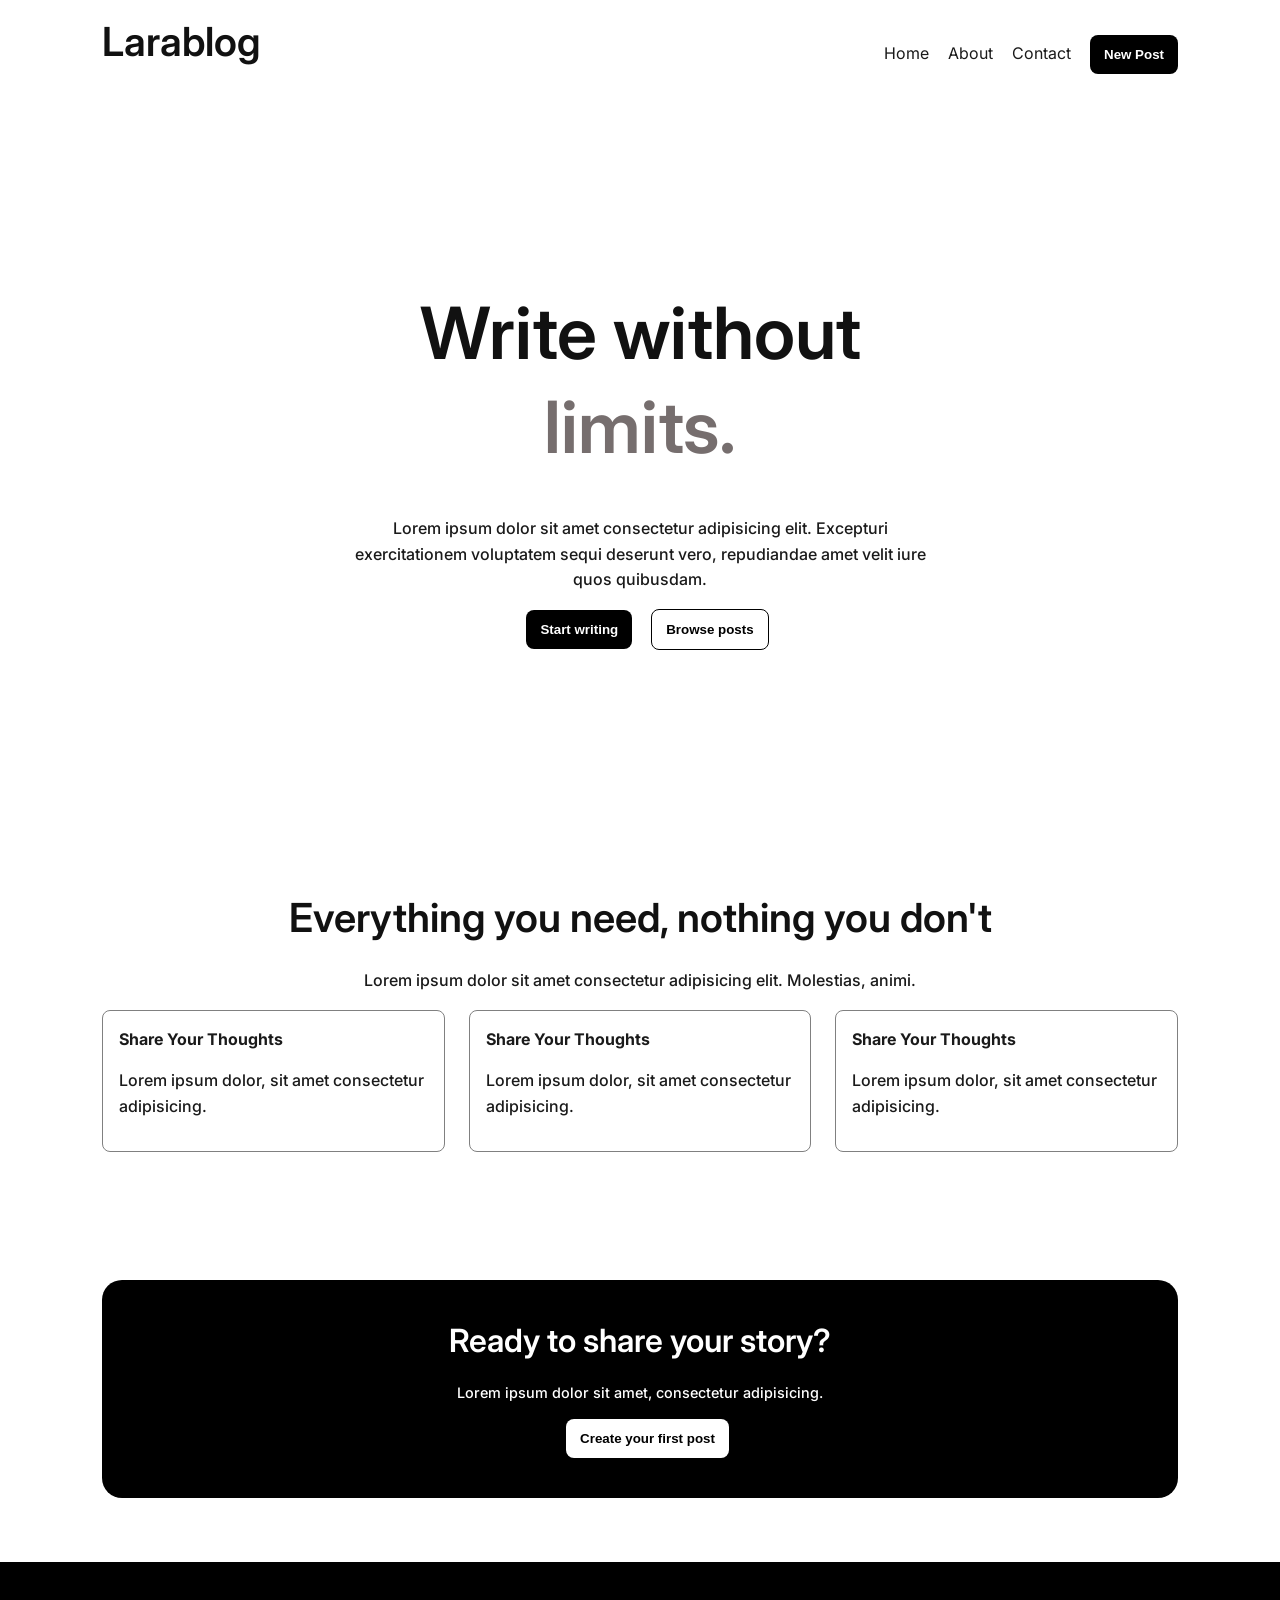
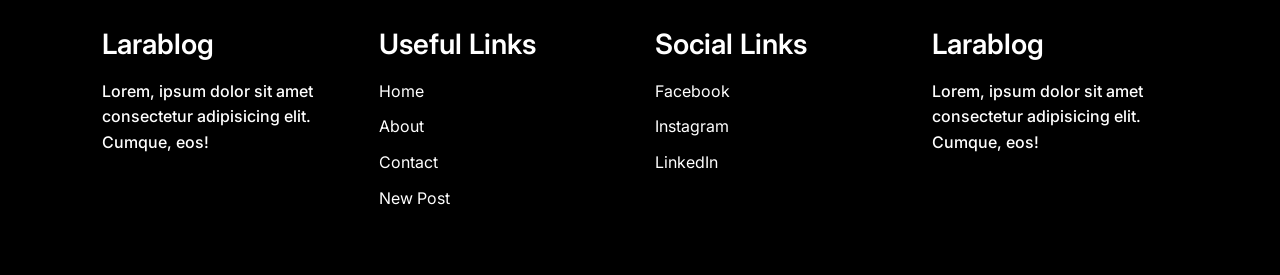
<file: index.html>
<!doctype html>
<html lang="en">
  <head>
    <meta charset="UTF-8" />
    <meta name="viewport" content="width=device-width, initial-scale=1.0" />
    <title>Practice</title>
    <link rel="stylesheet" href="./style.css" />
  </head>
  <body>
    <header>
      <div class="container">
        <nav class="navbar">
          <h1>Larablog</h1>

          <div class="navbar__items">
            <a href="./index.html">Home</a>
            <a href="./about.html">About</a>
            <a href="./contact.html">Contact</a>
            <button class="btn btn-primary">New Post</button>
          </div>
        </nav>
      </div>
    </header>

    <main>
      <section class="hero">
        <div class="container">
          <div class="wrapper">
            <div class="text-center">
              <h1>
                Write without <br /><span class="hero__tagline">limits.</span>
              </h1>
              <p>
                Lorem ipsum dolor sit amet consectetur adipisicing elit.
                Excepturi exercitationem voluptatem sequi deserunt vero,
                repudiandae amet velit iure quos quibusdam.
              </p>

              <button class="btn btn-primary">Start writing</button>
              <button class="btn btn-outline">Browse posts</button>
            </div>
          </div>
        </div>
      </section>

      <section class="section__one spacing">
        <div class="container">
          <div class="wrapper">
            <div class="text-center">
              <h1>Everything you need, nothing you don't</h1>
              <p>
                Lorem ipsum dolor sit amet consectetur adipisicing elit.
                Molestias, animi.
              </p>
            </div>

            <div class="card__wrapper">
              <div class="card">
                <div class="card__details">
                  <p><strong>Share Your Thoughts</strong></p>
                  <p>Lorem ipsum dolor, sit amet consectetur adipisicing.</p>
                </div>
              </div>

              <div class="card">
                <div class="card__details">
                  <p><strong>Share Your Thoughts</strong></p>
                  <p>Lorem ipsum dolor, sit amet consectetur adipisicing.</p>
                </div>
              </div>

              <div class="card">
                <div class="card__details">
                  <p><strong>Share Your Thoughts</strong></p>
                  <p>Lorem ipsum dolor, sit amet consectetur adipisicing.</p>
                </div>
              </div>
            </div>
          </div>
        </div>
      </section>

      <section class="section__two spacing">
        <div class="container">
          <div class="wrapper">
            <div class="text-center">
              <h2>Ready to share your story?</h2>
              <p>Lorem ipsum dolor sit amet, consectetur adipisicing.</p>

              <button class="btn btn-secondary">Create your first post</button>
            </div>
          </div>
        </div>
      </section>

      <footer class="footer spacing">
        <div class="container">
          <div class="footer__wrapper">
            <div class="footer__items">
              <h3>Larablog</h3>

              <div class="footer__content">
                <p>
                  Lorem, ipsum dolor sit amet consectetur adipisicing elit.
                  Cumque, eos!
                </p>
              </div>
            </div>

            <div class="footer__items">
              <h3>Useful Links</h3>

              <div class="footer__content">
                <a href="#">Home</a>
                <a href="#">About</a>
                <a href="#">Contact</a>
                <a href="#">New Post</a>
              </div>
            </div>

            <div class="footer__items">
              <h3>Social Links</h3>

              <div class="footer__content">
                <a href="#">Facebook</a>
                <a href="#">Instagram</a>
                <a href="#">LinkedIn</a>
              </div>
            </div>

            <div class="footer__items">
              <h3>Larablog</h3>

              <div class="footer__content">
                <p>
                  Lorem, ipsum dolor sit amet consectetur adipisicing elit.
                  Cumque, eos!
                </p>
              </div>
            </div>
          </div>
        </div>
      </footer>
    </main>
  </body>
</html>
</file>
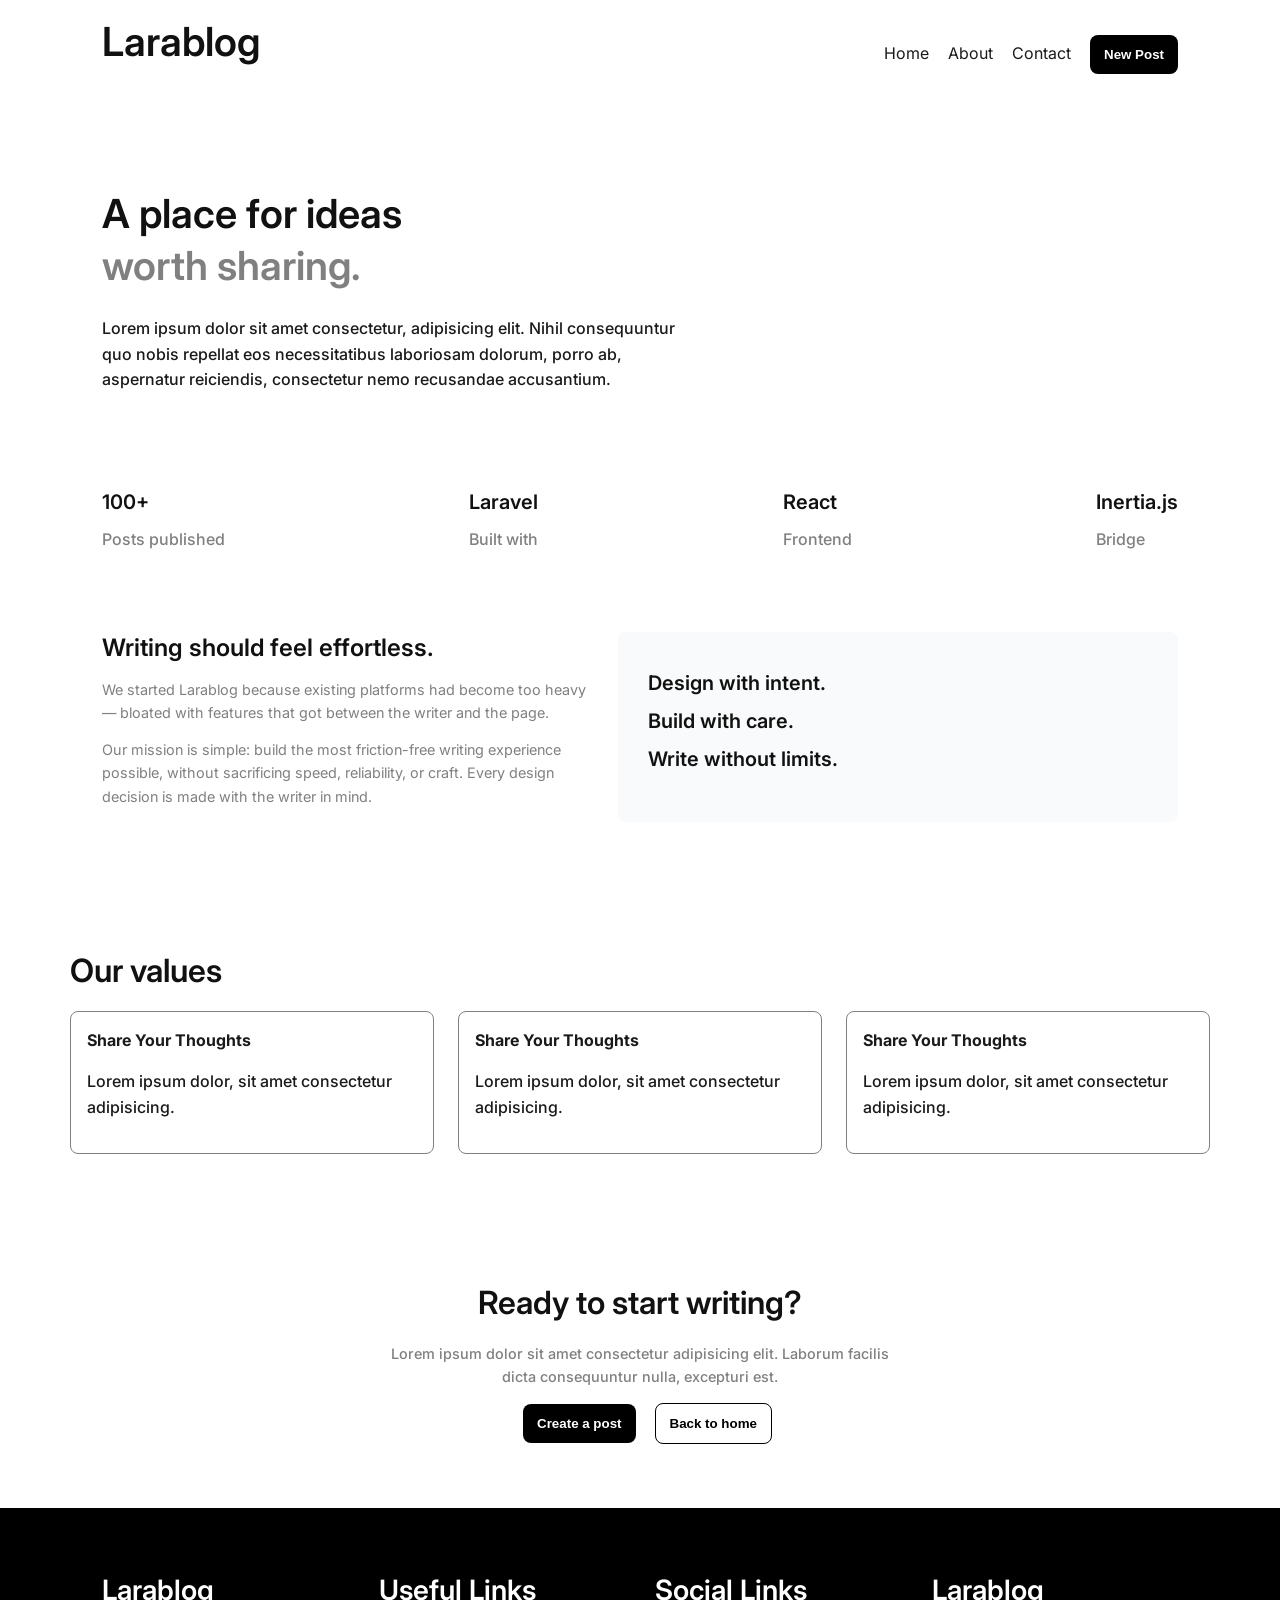
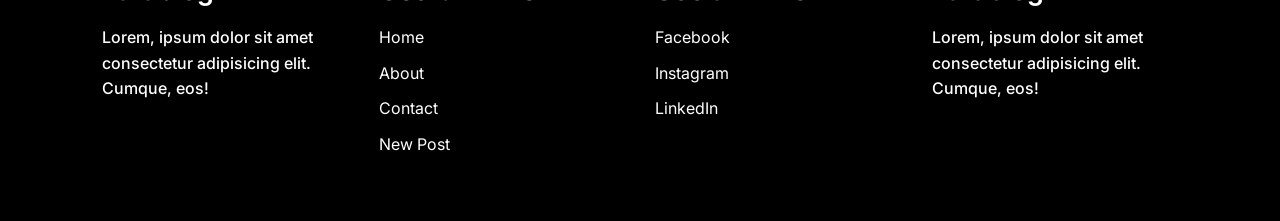
<file: about.html>
<!doctype html>
<html lang="en">
  <head>
    <meta charset="UTF-8" />
    <meta name="viewport" content="width=device-width, initial-scale=1.0" />
    <title>Practice</title>
    <link rel="stylesheet" href="./style.css" />
  </head>
  <body>
    <header>
      <div class="container">
        <nav class="navbar">
          <h1>Larablog</h1>

          <div class="navbar__items">
            <a href="./index.html">Home</a>
            <a href="./about.html">About</a>
            <a href="./contact.html">Contact</a>
            <button class="btn btn-primary">New Post</button>
          </div>
        </nav>
      </div>
    </header>

    <main>
      <section class="about">
        <div class="container">
          <div class="wrapper">
            <h1>
              A place for ideas <br />
              <span class="about__tagline">worth sharing.</span>
            </h1>
            <p>
              Lorem ipsum dolor sit amet consectetur, adipisicing elit. Nihil
              consequuntur quo nobis repellat eos necessitatibus laboriosam
              dolorum, porro ab, aspernatur reiciendis, consectetur nemo
              recusandae accusantium.
            </p>
          </div>
        </div>
      </section>

      <section class="stats">
        <div class="container">
          <div class="stats__wrapper">
            <div class="stats__items">
              <h5>100+</h5>
              <p>Posts published</p>
            </div>

            <div class="stats__items">
              <h5>Laravel</h5>
              <p>Built with</p>
            </div>

            <div class="stats__items">
              <h5>React</h5>
              <p>Frontend</p>
            </div>

            <div class="stats__items">
              <h5>Inertia.js</h5>
              <p>Bridge</p>
            </div>
          </div>
        </div>
      </section>

      <section class="about-section__one spacing">
        <div class="container">
          <div class="about__wrapper">
            <div class="about__left">
              <h4>Writing should feel effortless.</h4>
              <p>
                We started Larablog because existing platforms had become too
                heavy — bloated with features that got between the writer and
                the page.
              </p>
              <p>
                Our mission is simple: build the most friction-free writing
                experience possible, without sacrificing speed, reliability, or
                craft. Every design decision is made with the writer in mind.
              </p>
            </div>
            <div class="about__items about__right">
              <h5>Design with intent.</h5>
              <h5>Build with care.</h5>
              <h5>Write without limits.</h5>
            </div>
          </div>
        </div>
      </section>

      <section>
        <div class="container spacing">
          <div class="wrapper">
            <h2>Our values</h2>

            <div class="card__wrapper">
              <div class="card">
                <div class="card__details">
                  <p><strong>Share Your Thoughts</strong></p>
                  <p>Lorem ipsum dolor, sit amet consectetur adipisicing.</p>
                </div>
              </div>

              <div class="card">
                <div class="card__details">
                  <p><strong>Share Your Thoughts</strong></p>
                  <p>Lorem ipsum dolor, sit amet consectetur adipisicing.</p>
                </div>
              </div>

              <div class="card">
                <div class="card__details">
                  <p><strong>Share Your Thoughts</strong></p>
                  <p>Lorem ipsum dolor, sit amet consectetur adipisicing.</p>
                </div>
              </div>
            </div>
          </div>
        </div>
      </section>

      <section class="about-section__three spacing">
        <div class="container">
          <div class="wrapper">
            <div class="text-center">
              <h2>Ready to start writing?</h2>
              <p>
                Lorem ipsum dolor sit amet consectetur adipisicing elit. Laborum
                facilis dicta consequuntur nulla, excepturi est.
              </p>

              <button class="btn btn-primary">Create a post</button>
              <button class="btn btn-outline">Back to home</button>
            </div>
          </div>
        </div>
      </section>

      <footer class="footer spacing">
        <div class="container">
          <div class="footer__wrapper">
            <div class="footer__items">
              <h3>Larablog</h3>

              <div class="footer__content">
                <p>
                  Lorem, ipsum dolor sit amet consectetur adipisicing elit.
                  Cumque, eos!
                </p>
              </div>
            </div>

            <div class="footer__items">
              <h3>Useful Links</h3>

              <div class="footer__content">
                <a href="#">Home</a>
                <a href="#">About</a>
                <a href="#">Contact</a>
                <a href="#">New Post</a>
              </div>
            </div>

            <div class="footer__items">
              <h3>Social Links</h3>

              <div class="footer__content">
                <a href="#">Facebook</a>
                <a href="#">Instagram</a>
                <a href="#">LinkedIn</a>
              </div>
            </div>

            <div class="footer__items">
              <h3>Larablog</h3>

              <div class="footer__content">
                <p>
                  Lorem, ipsum dolor sit amet consectetur adipisicing elit.
                  Cumque, eos!
                </p>
              </div>
            </div>
          </div>
        </div>
      </footer>
    </main>
  </body>
</html>
</file>
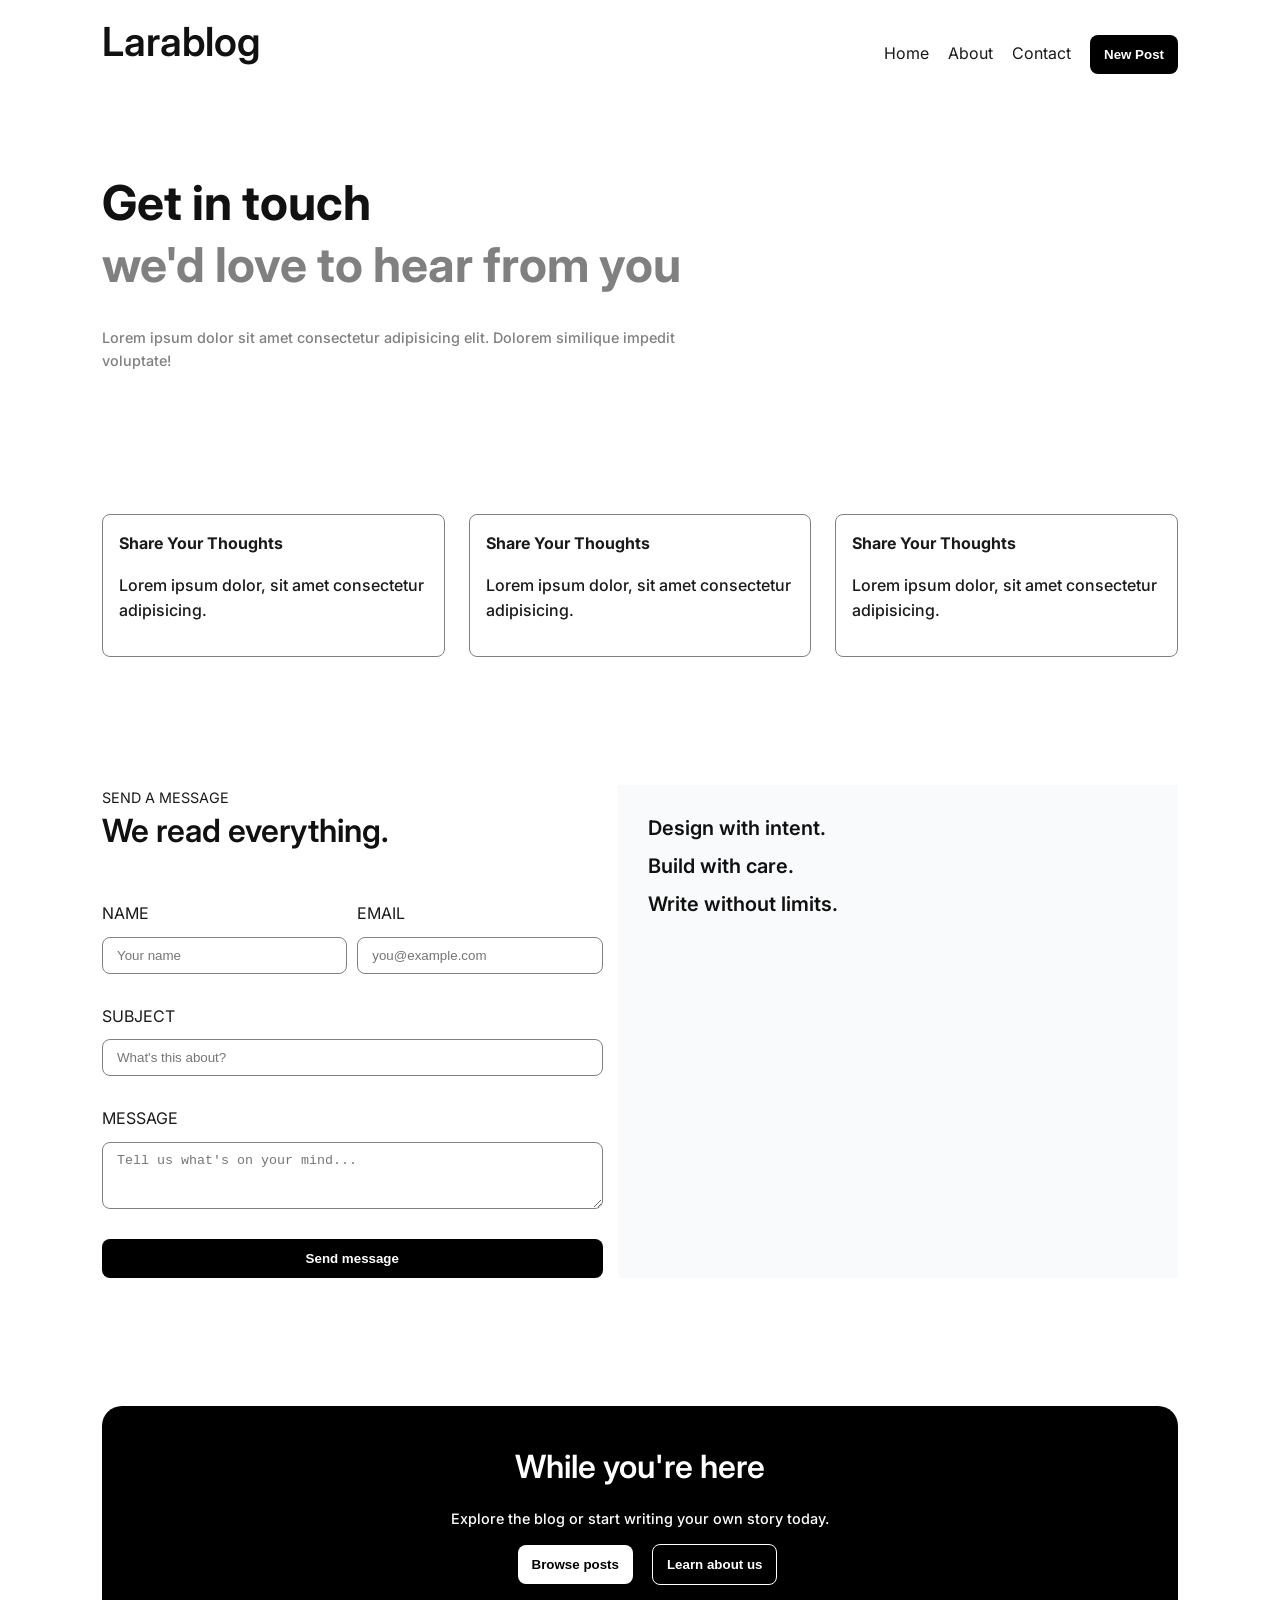
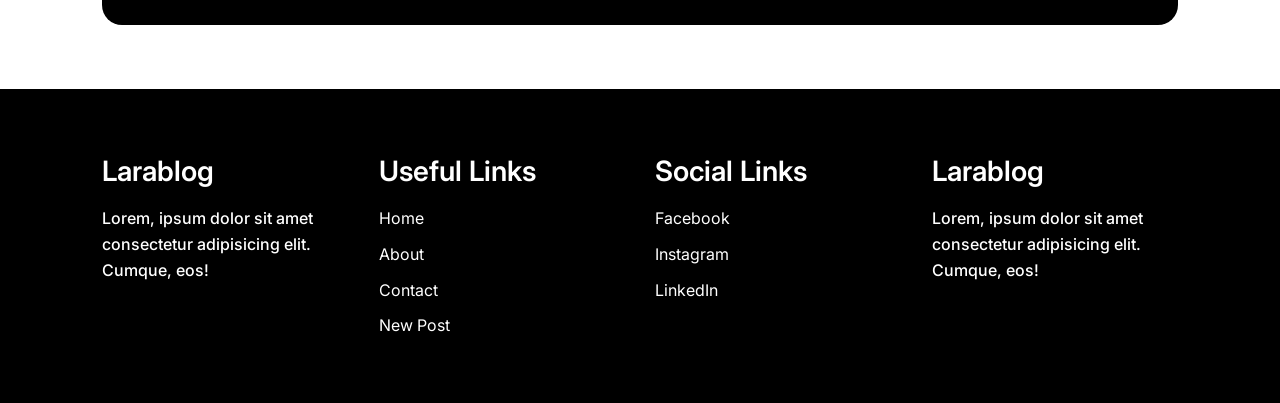
<file: contact.html>
<!doctype html>
<html lang="en">
  <head>
    <meta charset="UTF-8" />
    <meta name="viewport" content="width=device-width, initial-scale=1.0" />
    <title>Practice</title>
    <link rel="stylesheet" href="./style.css" />
  </head>
  <body>
    <header>
      <div class="container">
        <nav class="navbar">
          <h1>Larablog</h1>

          <div class="navbar__items">
            <a href="./index.html">Home</a>
            <a href="./about.html">About</a>
            <a href="./contact.html">Contact</a>
            <button class="btn btn-primary">New Post</button>
          </div>
        </nav>
      </div>
    </header>

    <main>
      <section class="contact__hero spacing">
        <div class="container">
          <div class="wrapper">
            <h1>
              Get in touch <br />
              <span class="contact__tagline">we'd love to hear from you</span>
            </h1>
            <p>
              Lorem ipsum dolor sit amet consectetur adipisicing elit. Dolorem
              similique impedit voluptate!
            </p>
          </div>
        </div>
      </section>

      <section class="spacing">
        <div class="container">
          <div class="wrapper">
            <div class="card__wrapper">
              <div class="card">
                <div class="card__details">
                  <p><strong>Share Your Thoughts</strong></p>
                  <p>Lorem ipsum dolor, sit amet consectetur adipisicing.</p>
                </div>
              </div>

              <div class="card">
                <div class="card__details">
                  <p><strong>Share Your Thoughts</strong></p>
                  <p>Lorem ipsum dolor, sit amet consectetur adipisicing.</p>
                </div>
              </div>

              <div class="card">
                <div class="card__details">
                  <p><strong>Share Your Thoughts</strong></p>
                  <p>Lorem ipsum dolor, sit amet consectetur adipisicing.</p>
                </div>
              </div>
            </div>
          </div>
        </div>
      </section>

      <section class="contact__form spacing">
        <div class="container">
          <div class="contact-form__wrapper">
            <div class="contact__fields">
              <div style="margin: 0">
                <span style="font-size: 0.9rem">SEND A MESSAGE</span>
                <h2>We read everything.</h2>
              </div>
              <div class="contact__col">
                <div class="contact__items contact__left">
                  <label for="name">NAME</label>
                  <input
                    type="text"
                    class="form-input"
                    name="name"
                    placeholder="Your name"
                  />
                </div>
                <div class="contact__items contact__right">
                  <label for="name">EMAIL</label>
                  <input
                    type="email"
                    class="form-input"
                    name="email"
                    placeholder="you@example.com"
                  />
                </div>
              </div>

              <div class="contact__items">
                <label for="name">SUBJECT</label>
                <input
                  type="text"
                  class="form-input"
                  name="subject"
                  placeholder="What's this about?"
                />
              </div>

              <div class="contact__items">
                <label for="name">MESSAGE</label>
                <textarea
                  name="message"
                  class="form-input"
                  placeholder="Tell us what's on your mind..."
                  rows="3"
                ></textarea>
              </div>

              <button
                type="submit"
                class="btn btn-primary"
                style="margin-left: 0"
              >
                Send message
              </button>
            </div>

            <div class="contact__details">
              <h5>Design with intent.</h5>
              <h5>Build with care.</h5>
              <h5>Write without limits.</h5>
            </div>
          </div>
        </div>
      </section>

      <section class="contact__banner spacing">
        <div class="container">
          <div class="wrapper">
            <div class="text-center">
              <h2>While you're here</h2>
              <p>Explore the blog or start writing your own story today.</p>

              <button class="btn btn-secondary">Browse posts</button>
              <button class="btn btn-outline-white">Learn about us</button>
            </div>
          </div>
        </div>
      </section>

      <footer class="footer spacing">
        <div class="container">
          <div class="footer__wrapper">
            <div class="footer__items">
              <h3>Larablog</h3>

              <div class="footer__content">
                <p>
                  Lorem, ipsum dolor sit amet consectetur adipisicing elit.
                  Cumque, eos!
                </p>
              </div>
            </div>

            <div class="footer__items">
              <h3>Useful Links</h3>

              <div class="footer__content">
                <a href="#">Home</a>
                <a href="#">About</a>
                <a href="#">Contact</a>
                <a href="#">New Post</a>
              </div>
            </div>

            <div class="footer__items">
              <h3>Social Links</h3>

              <div class="footer__content">
                <a href="#">Facebook</a>
                <a href="#">Instagram</a>
                <a href="#">LinkedIn</a>
              </div>
            </div>

            <div class="footer__items">
              <h3>Larablog</h3>

              <div class="footer__content">
                <p>
                  Lorem, ipsum dolor sit amet consectetur adipisicing elit.
                  Cumque, eos!
                </p>
              </div>
            </div>
          </div>
        </div>
      </footer>
    </main>
  </body>
</html>
</file>
<file: style.css>
@import url("https://fonts.googleapis.com/css2?family=Inter:ital,opsz,wght@0,14..32,100..900;1,14..32,100..900&display=swap");

*,
*::before,
*::after {
  padding: 0;
  margin: 0;
  box-sizing: border-box;
}

h1,
h2,
h3,
h4,
h5,
h6 {
  font-weight: 600;
  line-height: 1.3;
  margin-bottom: 0.6em;
  color: #111;
}

h1 {
  font-size: 2.5rem;
}

h2 {
  font-size: 2rem;
}

h3 {
  font-size: 1.75rem;
}

h4 {
  font-size: 1.5rem;
}

h5 {
  font-size: 1.25rem;
}

h6 {
  font-size: 1rem;
}

body {
  font-family: "Inter", "Segoe UI", Arial, sans-serif;
  font-size: 1rem;
  line-height: 1.6;
  color: #1a1a1a;
}

p {
  margin-bottom: 1em;
  font-size: 1rem;
  font-weight: 500;
}

header {
  padding: 16px 0;
}

.navbar {
  display: flex;
  align-items: center;
  justify-content: space-between;
}

.container {
  margin: 0 auto;
  max-width: 1140px;
  padding: 0 32px;
}

.navbar__items a,
.btn {
  text-decoration: none;
  margin-left: 15px;
  color: inherit;
}

.btn {
  padding: 12px 14px;
  border-radius: 8px;
  border: none;
  font-weight: 600;
  cursor: pointer;
}

.btn-primary {
  color: white;
  background-color: black;
}

.btn-secondary {
  background-color: white;
  color: black;
}

.btn-outline {
  color: black;
  border: 1px solid black;
  background-color: transparent;
}

.btn-outline-white {
  color: white;
  border: 1px solid white;
  background-color: transparent;
}

.wrapper {
  display: flex;
  flex-direction: column;
}

.text-center {
  text-align: center;
}

.hero .wrapper {
  justify-content: center;
  align-items: center;
  height: 80vh;
}

.hero h1 {
  font-size: 4.5rem;
}

.hero__tagline {
  color: rgb(118, 110, 110);
}

.hero .text-center {
  max-width: 600px;
}

.spacing {
  padding: 64px 0;
}

.card__wrapper {
  display: flex;
  gap: 24px;
}

.card {
  display: flex;
  flex-direction: column;
  gap: 10px;
  background-color: white;
  padding: 16px;
  border: 1px solid gray;
  border-radius: 8px;
}

.card__details {
  display: flex;
  flex-direction: column;
}

.section__two .wrapper,
.contact__banner .wrapper {
  background-color: black;
  color: white;
  padding: 40px 0;
  border-radius: 20px;
}

.section__two h2,
.contact__banner h2 {
  color: white;
}

.contact__banner p,
.section__two p {
  font-size: 0.9rem;
}

.about {
  padding: 80px 0;
}

.about__tagline {
  color: gray;
}

.about .wrapper {
  max-width: 600px;
}

.stats__wrapper {
  display: flex;
  gap: 15px;
  justify-content: space-between;
}

.stats p {
  color: gray;
}

.about__wrapper {
  display: flex;
  gap: 15px;
}

.about__items {
  background-color: oklch(98.5% 0.002 247.839);
  padding: 30px;
  border-radius: 8px;
  width: 100%;
  display: flex;
  justify-content: center;
  flex-direction: column;
}

.about__left p {
  color: gray;
  font-size: 0.9rem;
  font-weight: 400;
}

.about__left {
  flex: 1;
}

.about__right {
  flex: 1;
}

.about-section__three .text-center {
  max-width: 500px;
  margin: 0 auto;
}

.about-section__three .text-center p {
  color: gray;
  font-size: 0.9rem;
}

.contact__hero .wrapper {
  max-width: 600px;
}

.contact__tagline {
  color: gray;
}

.contact__hero h1 {
  font-size: 3rem;
  font-weight: bolder;
}

.contact__hero p {
  font-size: 0.9rem;
  color: gray;
}

.contact__fields {
  display: flex;
  gap: 30px;
  flex-direction: column;
  flex: 1;
}

.contact__details {
  flex: 1;
  display: flex;
  flex-direction: column;
  color: gray;
  padding: 30px 30px;
  background-color: oklch(98.5% 0.002 247.839);
}

.contact-form__wrapper {
  display: flex;
  gap: 15px;
}

.contact__col {
  display: flex;
  gap: 10px;
}

.contact__left,
.contact__right {
  flex: 1;
}

.contact__items {
  display: flex;
  flex-direction: column;
  gap: 10px;
}

.form-input {
  padding: 10px 14px;
  border-radius: 8px;
  border: 1px solid gray;
}

.footer {
  background-color: black;
  color: white;
}

.footer h3 {
  color: white;
}

.footer__wrapper {
  display: flex;
  justify-content: space-between;
  gap: 30px;
}

.footer__items {
  display: flex;
  flex-direction: column;
  flex: 1;
}

.footer__content {
  display: flex;
  flex-direction: column;
  gap: 10px;
}

.footer__content a {
  text-decoration: none;
  color: white;
}
</file>
